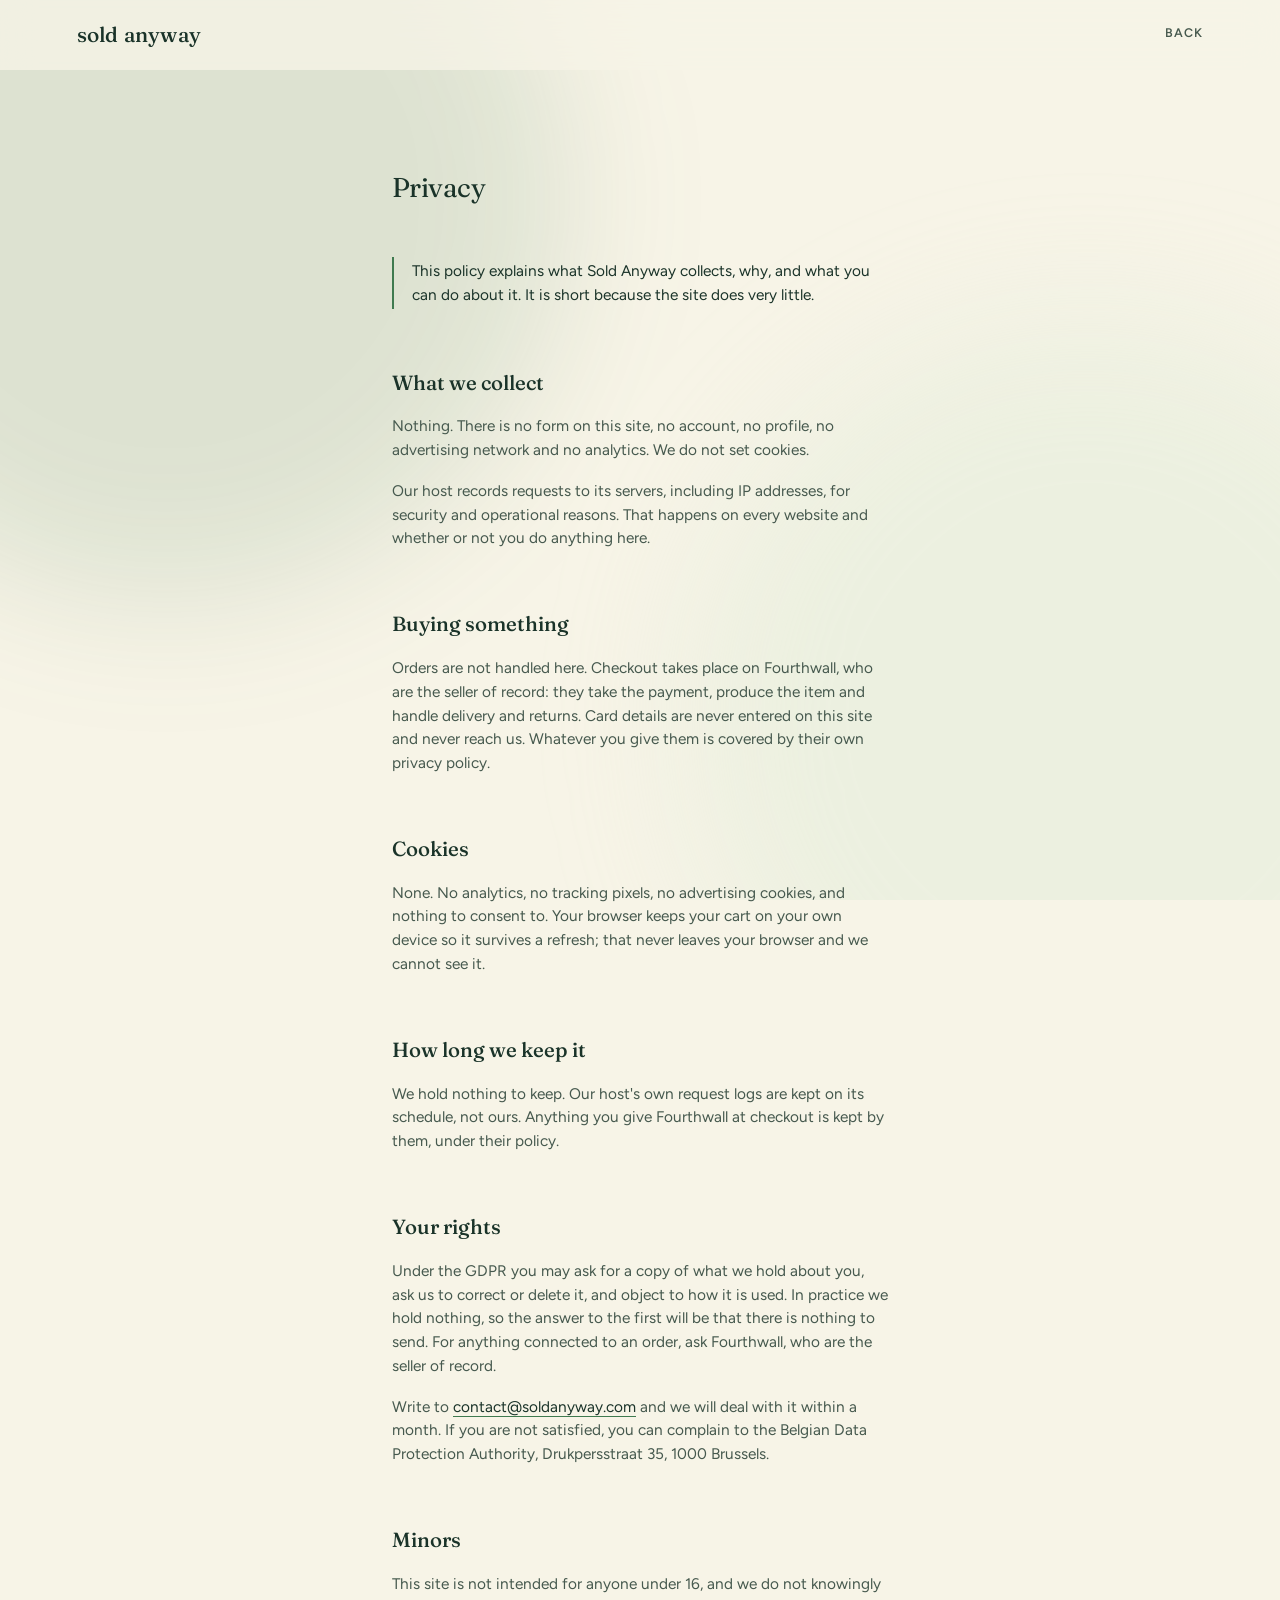
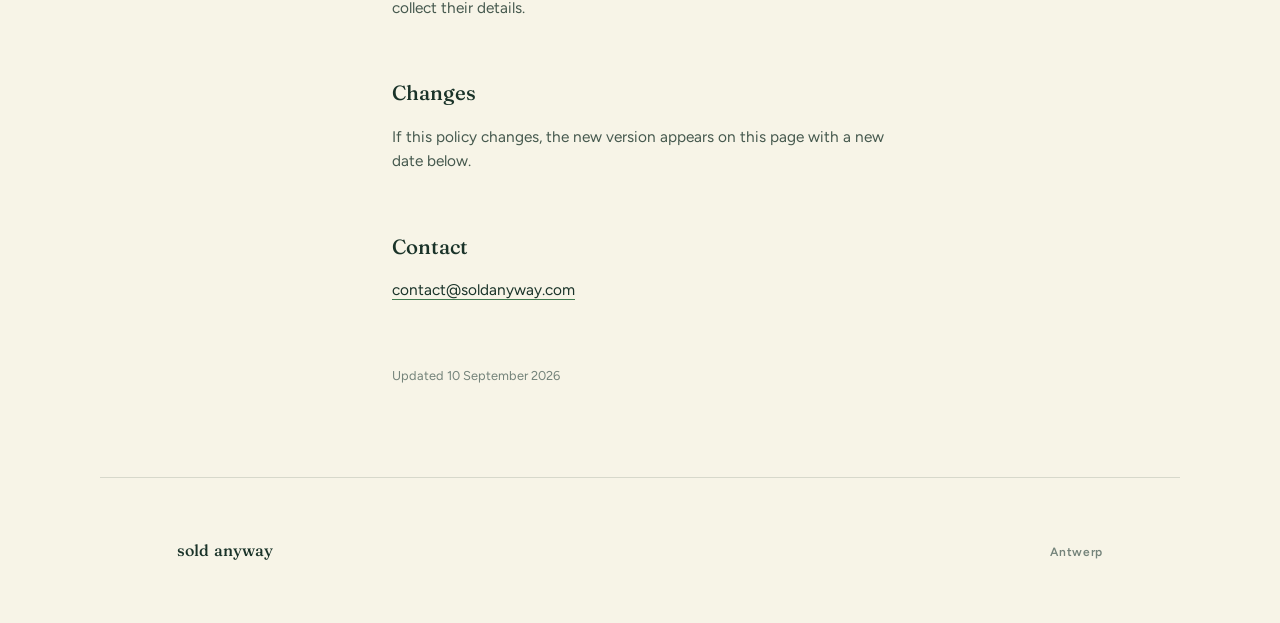
<file: privacy.html>
<!DOCTYPE html>
<html lang="en">
<head>
<meta charset="UTF-8">
<meta name="viewport" content="width=device-width, initial-scale=1.0">
<title>sold anyway — privacy</title>
<link rel="icon" href="favicon.svg" type="image/svg+xml">
<link rel="preconnect" href="https://fonts.googleapis.com">
<link rel="preconnect" href="https://fonts.gstatic.com" crossorigin>
<link href="https://fonts.googleapis.com/css2?family=Fraunces:opsz,wght@9..144,400..600&family=Figtree:wght@400;500;600;700&display=swap" rel="stylesheet">
<link rel="stylesheet" href="styles.css">
</head>
<body>

<div class="aura" aria-hidden="true"></div>

<nav id="nav">
  <a href="index.html" class="wordmark">sold anyway</a>
  <a href="index.html" class="nav-link">Back</a>
</nav>

<main class="prose">
  <h1 class="line line-sm">Privacy</h1>

  <p class="intro">
    This policy explains what Sold Anyway collects, why, and what you can do about it.
    It is short because the site does very little.
  </p>

  <h2>What we collect</h2>
  <p>
    Nothing. There is no form on this site, no account, no profile, no advertising
    network and no analytics. We do not set cookies.
  </p>
  <p>
    Our host records requests to its servers, including IP addresses, for security and
    operational reasons. That happens on every website and whether or not you do
    anything here.
  </p>

  <h2>Buying something</h2>
  <p>
    Orders are not handled here. Checkout takes place on Fourthwall, who are the seller of
    record: they take the payment, produce the item and handle delivery and returns. Card
    details are never entered on this site and never reach us. Whatever you give them is
    covered by their own privacy policy.
  </p>

  <h2>Cookies</h2>
  <p>
    None. No analytics, no tracking pixels, no advertising cookies, and nothing to consent
    to. Your browser keeps your cart on your own device so it survives a refresh; that never
    leaves your browser and we cannot see it.
  </p>

  <h2>How long we keep it</h2>
  <p>
    We hold nothing to keep. Our host's own request logs are kept on its schedule, not
    ours. Anything you give Fourthwall at checkout is kept by them, under their policy.
  </p>

  <h2>Your rights</h2>
  <p>
    Under the GDPR you may ask for a copy of what we hold about you, ask us to correct or
    delete it, and object to how it is used. In practice we hold nothing, so the answer to
    the first will be that there is nothing to send. For anything connected to an order,
    ask Fourthwall, who are the seller of record.
  </p>
  <p>
    Write to <a href="mailto:contact@soldanyway.com">contact@soldanyway.com</a> and we will
    deal with it within a month. If you are not satisfied, you can complain to the Belgian
    Data Protection Authority, Drukpersstraat 35, 1000 Brussels.
  </p>

  <h2>Minors</h2>
  <p>This site is not intended for anyone under 16, and we do not knowingly collect their details.</p>

  <h2>Changes</h2>
  <p>
    If this policy changes, the new version appears on this page with a new date below.
  </p>

  <h2>Contact</h2>
  <p>
    <a href="mailto:contact@soldanyway.com">contact@soldanyway.com</a>
  </p>

  <p class="updated">Updated 10 September 2026</p>
</main>

<footer>
  <span class="wordmark wordmark-sm">sold anyway</span>
  <span class="dim">Antwerp</span>
</footer>

</body>
</html>
</file>
<file: styles.css>
/* ============================================================
   SOLD ANYWAY
   Restyled as a sibling of Know Anyway: warm parchment, deep
   forest green, glass surfaces, Fraunces + Figtree, calm motion.
   Follows the visitor's OS light/dark setting — no toggle.
   Layout, structure and behaviour are unchanged; this file only
   repaints them.
   ============================================================ */

:root{
  --canvas:        #f7f4e7;
  --canvas-raised: #fdfbf1;
  --ink:           #1a3329;
  --ink-2:         #46594e;
  --ink-3:         #74837a;
  --accent:        #3f7a4f;
  --accent-2:      #5fae6c;
  --accent-soft:   #d3e6d1;
  --surface-strong:#1a3329;
  --on-strong:     #f4f1e3;
  --glass-fill:    rgba(255,255,255,.55);
  --glass-stroke:  rgba(255,255,255,.7);
  --line:          rgba(26,51,41,.14);
  --shadow:        rgba(31,45,33,.14);

  /* A real, if muted, error/sold-out colour — never the accent. */
  --warn: #b5533c;

  --f-head: 'Fraunces', Georgia, 'Times New Roman', serif;
  --f-body: 'Figtree', -apple-system, BlinkMacSystemFont, 'Segoe UI', sans-serif;

  --fs-display: clamp(2.4rem, 7vw, 4.5rem);
  --fs-title:   1.7rem;
  --fs-headline:1.28rem;
  --fs-body:    0.96rem;
  --fs-caption: 0.8rem;
  --fs-eyebrow: 0.78rem;

  --pad:  clamp(22px, 6vw, 84px);
  --maxw: 1080px;

  --ease: cubic-bezier(.2,.7,.2,1);
  --dur:  .4s;
}
@media (prefers-color-scheme: dark){
  :root{
    --canvas:        #0f1512;
    --canvas-raised: #17201c;
    --ink:           #e9f1e5;
    --ink-2:         #aebdb1;
    --ink-3:         #7f8d82;
    --accent:        #86cf8c;
    --accent-2:      #6dbb77;
    --accent-soft:   #294636;
    --surface-strong:#213c33;
    --on-strong:     #eef4ea;
    --glass-fill:    rgba(255,255,255,.05);
    --glass-stroke:  rgba(255,255,255,.12);
    --line:          rgba(233,241,229,.14);
    --shadow:        rgba(0,0,0,.4);
  }
}
@media (prefers-reduced-motion:reduce){ :root{ --dur:.01s; } }

*,*::before,*::after{ box-sizing:border-box; }

html{ scroll-behavior:smooth; overflow-x:hidden; overscroll-behavior:none; }
@media (prefers-reduced-motion:reduce){ html{ scroll-behavior:auto; } }

body{
  margin:0;
  background:var(--canvas);
  position:relative;
  overscroll-behavior:none;
  color:var(--ink);
  font-family:var(--f-body);
  font-weight:400;
  font-size:var(--fs-body);
  line-height:1.55;
  -webkit-font-smoothing:antialiased;
  transition:background .3s ease, color .3s ease;
}

a{ color:inherit; text-decoration:none; }
p{ margin:0; }

.sr-only{
  position:absolute; width:1px; height:1px; padding:0; margin:-1px;
  overflow:hidden; clip:rect(0 0 0 0); white-space:nowrap; border:0;
}
:focus-visible{ outline:2px solid var(--accent); outline-offset:3px; border-radius:2px; }

.label{
  font-family:var(--f-body); font-weight:600; font-size:var(--fs-eyebrow);
  letter-spacing:.11em; text-transform:uppercase; color:var(--ink-3);
  margin:0;
}
.dim{ color:var(--ink-3); }
.caption{ font-size:var(--fs-caption); line-height:1.4; color:var(--ink-3); }

/* --- motion: sections settle in, they don't announce themselves --- */
@keyframes riseIn{
  from{ opacity:0; transform:translateY(8px); }
  to  { opacity:1; transform:translateY(0); }
}
.pieces, .rack, .join{
  animation:riseIn var(--dur) var(--ease) both;
}

/* --- aura: the only thing behind the page now --------------------- */
.aura{
  position:fixed; inset:0; z-index:0; pointer-events:none; overflow:hidden;
}
.aura::before, .aura::after{
  content:''; position:absolute; width:62vmax; height:62vmax; border-radius:50%;
  filter:blur(70px);
}
.aura::before{
  top:-22%; left:-18%;
  background:color-mix(in srgb, var(--accent) 14%, transparent);
}
.aura::after{
  bottom:-24%; right:-16%;
  background:color-mix(in srgb, var(--accent-soft) 30%, transparent);
}

nav, main, header, footer, .drawer, .drawer-scrim{ position:relative; z-index:1; }

/* --- glass + buttons: the two surfaces everything else is built from */
.glass{
  background:var(--glass-fill);
  border:1px solid var(--glass-stroke);
  backdrop-filter:blur(14px); -webkit-backdrop-filter:blur(14px);
  border-radius:22px;
}
.btn{
  display:inline-flex; align-items:center; justify-content:center; gap:8px;
  font-family:var(--f-body); font-weight:600; font-size:14px;
  border-radius:22px; padding:15px 26px; cursor:pointer;
  transition:transform .18s var(--ease), opacity .18s var(--ease),
             background .2s ease, color .2s ease, border-color .2s ease;
}
.btn:active{ transform:scale(.98); opacity:.92; }
.btn-primary{
  background:var(--surface-strong); color:var(--on-strong);
  border:1px solid rgba(255,255,255,.06);
}
.btn-primary:hover:not(:disabled){ opacity:.92; }
.btn-primary:disabled{ opacity:.4; cursor:default; }
.btn-secondary{
  background:var(--glass-fill); color:var(--ink);
  border:1px solid var(--glass-stroke);
  backdrop-filter:blur(14px); -webkit-backdrop-filter:blur(14px);
}
.btn-secondary:hover:not(:disabled){ border-color:var(--accent); }
.btn-secondary:disabled{ opacity:.4; cursor:default; }
.btn-secondary[aria-pressed="true"]{
  background:var(--accent-soft); color:var(--ink); border-color:var(--accent);
}

/* --- nav ---------------------------------------------------- */
#nav{
  position:sticky; top:0; z-index:20;
  display:flex; flex-wrap:wrap; align-items:center; justify-content:space-between;
  row-gap:8px;
  padding:18px var(--pad);
  background:color-mix(in srgb, var(--canvas) 78%, transparent);
  backdrop-filter:blur(16px); -webkit-backdrop-filter:blur(16px);
  border-bottom:1px solid transparent;
  transition:border-color .3s;
}
#nav.stuck{ border-bottom-color:var(--line); }

.wordmark{
  font-family:var(--f-head); font-weight:500; font-size:21px;
  letter-spacing:.01em; color:var(--ink); white-space:nowrap;
  text-transform:lowercase;
}
.wordmark-sm{ font-size:16px; }
@media (max-width:520px){ .wordmark{ font-size:17px; } }
.nav-right{
  display:flex; align-items:center; flex-wrap:wrap;
  gap:clamp(10px,3vw,30px); margin-left:auto;
}

.cart-btn{
  display:inline-flex; align-items:center; gap:7px;
  background:var(--glass-fill); border:1px solid var(--glass-stroke);
  backdrop-filter:blur(14px); -webkit-backdrop-filter:blur(14px);
  border-radius:999px; padding:8px 16px; cursor:pointer;
  font-family:var(--f-body); font-weight:600; font-size:var(--fs-eyebrow);
  letter-spacing:.09em; text-transform:uppercase; color:var(--ink-2);
  transition:border-color .2s, color .2s;
}
.cart-btn:hover{ color:var(--ink); border-color:var(--accent); }
.cart-n{
  display:inline-grid; place-items:center; min-width:18px; height:18px; padding:0 5px;
  background:var(--accent); color:var(--on-strong); border-radius:999px;
  font-size:11px; font-variant-numeric:tabular-nums;
}

.nav-link{
  font-family:var(--f-body); font-weight:600;
  font-size:var(--fs-eyebrow); letter-spacing:.09em; text-transform:uppercase;
  color:var(--ink-2);
  border-bottom:1px solid transparent; padding-bottom:3px;
  transition:color .2s, border-color .2s;
}
.nav-link:hover{ color:var(--ink); border-bottom-color:var(--accent); }

/* --- hero --------------------------------------------------- */
.hero{
  max-width:1360px; margin:0 auto;
  padding:clamp(36px,5vw,72px) var(--pad) clamp(32px,4vw,56px);
}

.define{
  display:flex; flex-wrap:wrap; align-items:baseline; gap:6px 14px;
  padding-bottom:22px; margin-bottom:clamp(34px,6vw,60px);
  border-bottom:1px solid var(--line);
}
.define span{
  font-family:var(--f-body); font-weight:600; font-size:var(--fs-eyebrow);
  letter-spacing:.11em; text-transform:uppercase; color:var(--ink-3);
}
.define em{
  font-style:normal; font-size:var(--fs-caption); color:var(--ink-3);
}

.line{
  font-family:var(--f-head); font-weight:400;
  font-size:var(--fs-display);
  line-height:1.05; letter-spacing:-.02em;
  margin:0; color:var(--ink);
}
.line span{ display:block; }
.line span:last-child{ color:var(--ink-2); font-style:italic; font-weight:400; }
.line-sm{ font-size:var(--fs-title); line-height:1.14; }
/* A full sentence, not a two-line poetic pair — it needs a sentence's
   size, not the display scale built for three or four words. */
.line-cta{
  font-size:clamp(1.6rem, 3.4vw, 2.5rem); line-height:1.25;
  letter-spacing:-.01em; max-width:20ch;
}

.hero-foot{
  margin-top:clamp(30px,5vw,52px);
  font-size:var(--fs-caption); color:var(--ink-3);
}

/* --- pieces ------------------------------------------------- */
.pieces{
  max-width:min(1240px, 100%); margin:0 auto;
  padding:clamp(50px,8vw,96px) var(--pad);
  border-top:1px solid var(--line);
}
.list{
  list-style:none; margin:clamp(28px,4vw,48px) 0 0; padding:0;
  display:grid; gap:clamp(18px,2vw,28px);
  grid-template-columns:repeat(auto-fill,minmax(240px,1fr));
}
.piece{
  display:flex; flex-direction:column;
  background:var(--glass-fill); border:1px solid var(--glass-stroke);
  backdrop-filter:blur(14px); -webkit-backdrop-filter:blur(14px);
  border-radius:22px; overflow:hidden;
  box-shadow:0 18px 40px -28px var(--shadow);
}

.plate{
  position:relative; aspect-ratio:4/5; overflow:hidden;
  background:var(--canvas-raised);
  display:flex; align-items:center; justify-content:center;
}
.plate img{
  width:100%; height:100%; object-fit:cover; display:block;
  transition:transform .8s var(--ease);
}
.piece:hover .plate img{ transform:scale(1.035); }
.plate-wait{
  font-size:var(--fs-caption); letter-spacing:.02em; color:var(--ink-3);
}
.p-n{
  position:absolute; top:11px; left:13px;
  font-family:var(--f-body); font-weight:600; font-size:11px; letter-spacing:.1em;
  color:var(--on-strong); background:color-mix(in srgb, var(--surface-strong) 72%, transparent);
  padding:2px 8px; border-radius:999px;
}

.p-body{ padding:18px 20px 20px; display:flex; flex-direction:column; flex:1; }
.p-head{ display:flex; justify-content:space-between; align-items:baseline; gap:4px 14px; flex-wrap:wrap; }
.p-name{
  margin:0; font-family:var(--f-head); font-weight:500;
  font-size:var(--fs-headline); line-height:1.2; color:var(--ink);
}
.p-price{
  font-family:var(--f-body); font-weight:600; font-size:14px;
  color:var(--ink-2); font-variant-numeric:tabular-nums; white-space:nowrap;
}
.p-line{
  margin:8px 0 0; font-family:var(--f-head); font-weight:400; font-style:italic;
  font-size:16px; line-height:1.35; color:var(--ink-2);
}


/* --- buy: colourway, size, add ------------------------------- */
.buy{ margin-top:auto; padding-top:18px; display:flex; flex-direction:column; gap:13px; }

.colours{ display:flex; align-items:center; gap:9px; flex-wrap:wrap; }
.sw{
  width:22px; height:22px; padding:0; cursor:pointer;
  background:none; border:1px solid var(--line); border-radius:50%;
  display:grid; place-items:center;
  transition:border-color .25s ease, transform .25s ease;
}
.sw i{
  display:block; width:14px; height:14px; border-radius:50%;
  box-shadow:inset 0 0 0 1px rgba(0,0,0,.18);
}
.sw:hover{ border-color:var(--ink-3); }
.sw[aria-pressed="true"]{ border-color:var(--accent); transform:scale(1.1); }
.sw-name{
  margin-left:5px; font-family:var(--f-body); font-weight:600; font-size:12px;
  letter-spacing:.04em; color:var(--ink-2);
}

.sizes{ display:flex; flex-wrap:wrap; gap:7px; }
.size{
  min-width:44px; min-height:36px; padding:8px 14px; cursor:pointer;
  background:var(--glass-fill); color:var(--ink-2);
  border:1px solid var(--glass-stroke); border-radius:999px;
  font-family:var(--f-body); font-weight:600; font-size:13px;
  transition:background .22s ease, color .22s ease, border-color .22s ease;
}
.size:hover:not(:disabled){ border-color:var(--accent); color:var(--ink); }
.size:disabled{ opacity:.4; cursor:default; text-decoration:line-through; }
.size[aria-pressed="true"]{
  background:var(--accent-soft); color:var(--ink); border-color:var(--accent);
}

.buyrow{ display:flex; align-items:center; gap:14px; flex-wrap:wrap; }
.add{
  padding:12px 26px; cursor:pointer; min-height:44px;
  background:var(--surface-strong); color:var(--on-strong);
  border:1px solid rgba(255,255,255,.06); border-radius:22px;
  font-family:var(--f-body); font-size:14px; font-weight:600;
  transition:transform .18s var(--ease), opacity .18s ease, border-color .22s ease;
}
.add:active:not(:disabled){ transform:scale(.98); opacity:.92; }
.add:hover:not(:disabled){ opacity:.9; }
.add:disabled{ background:var(--glass-fill); color:var(--ink-3); border-color:var(--glass-stroke); cursor:default; }
.added{
  font-family:var(--f-body); font-weight:600; font-size:var(--fs-eyebrow);
  letter-spacing:.06em; color:var(--accent);
}

/* --- join --------------------------------------------------- */
.join{
  max-width:var(--maxw); margin:0 auto;
  padding:clamp(56px,9vw,120px) var(--pad);
  border-top:1px solid var(--line);
}
.join-copy{ margin-top:22px; color:var(--ink-2); max-width:48ch; }

.join-links{ display:flex; flex-wrap:wrap; gap:12px 28px; margin-top:30px; }

.join-link{
  display:inline-block; padding-bottom:5px;
  font-family:var(--f-body); font-size:var(--fs-eyebrow); font-weight:600;
  letter-spacing:.09em; text-transform:uppercase; color:var(--ink);
  border-bottom:1px solid transparent;
  transition:color .25s ease, border-color .25s ease;
}
.join-link:hover{ color:var(--accent); border-bottom-color:var(--accent); }

/* --- footer ------------------------------------------------- */
footer{
  max-width:var(--maxw); margin:0 auto;
  display:flex; flex-wrap:wrap; justify-content:space-between; align-items:baseline; gap:10px 20px;
  padding:clamp(34px,5vw,60px) var(--pad);
  border-top:1px solid var(--line);
  font-family:var(--f-body); font-weight:600; font-size:12px;
  letter-spacing:.06em; color:var(--ink-3);
}
footer a.dim{ color:var(--ink-3); transition:color .2s; }
footer a.dim:hover{ color:var(--accent); }

/* --- cart drawer -------------------------------------------- */
.drawer-scrim{
  position:fixed; inset:0; z-index:60;
  background:rgba(15,21,18,.4);
  backdrop-filter:blur(3px);
  opacity:0; transition:opacity .28s;
}
.drawer-scrim.open{ opacity:1; }

.drawer{
  position:fixed; top:0; right:0; bottom:0; z-index:61;
  width:min(430px, 100vw);
  display:flex; flex-direction:column;
  background:var(--canvas-raised); border-left:1px solid var(--line);
  box-shadow:-24px 0 60px -30px var(--shadow);
  transform:translateX(100%); transition:transform .3s ease;
}
.drawer.open{ transform:none; }
@media (prefers-reduced-motion:reduce){
  .drawer{ transition:none; }
  .drawer-scrim{ transition:none; }
}

.drawer-head{
  display:flex; align-items:center; justify-content:space-between;
  padding:20px 24px; border-bottom:1px solid var(--line);
}
.drawer-close{
  background:none; border:0; cursor:pointer; padding:6px;
  color:var(--ink-3); font-size:24px; line-height:1; transition:color .2s;
}
.drawer-close:hover{ color:var(--ink); }

.drawer-body{ flex:1; overflow-y:auto; padding:8px 24px; }
.drawer-empty{ padding:36px 0; color:var(--ink-3); font-size:14px; }

.cart-line{
  display:grid; grid-template-columns:1fr auto;
  gap:4px 16px; padding:20px 0; border-bottom:1px solid var(--line);
}
.cart-line-name{
  font-family:var(--f-head); font-weight:500; font-size:17px;
  color:var(--ink);
}
.cart-line-size{ grid-column:1; font-size:var(--fs-caption); color:var(--ink-3); }
.cart-line-price{ grid-row:1; grid-column:2; font-size:14px; color:var(--ink); font-weight:600; font-variant-numeric:tabular-nums; }

.qty{ grid-column:1; display:flex; align-items:center; gap:2px; margin-top:10px; }
.qty button{
  width:30px; height:30px; cursor:pointer;
  background:var(--glass-fill); color:var(--ink-2); border:1px solid var(--glass-stroke);
  border-radius:999px;
  font-family:var(--f-body); font-size:14px; line-height:1;
  transition:color .2s, border-color .2s;
}
.qty button:hover{ color:var(--ink); border-color:var(--accent); }
.qty span{
  min-width:34px; text-align:center; font-size:13px; color:var(--ink);
  font-variant-numeric:tabular-nums;
}
.drop{
  grid-column:2; align-self:end; background:none; border:0; padding:6px; cursor:pointer;
  font-family:var(--f-body); font-weight:600; font-size:var(--fs-eyebrow);
  letter-spacing:.06em; color:var(--ink-3); transition:color .2s;
}
.drop:hover{ color:var(--warn); }

.drawer-foot{
  margin:0 16px 16px; padding:20px; border-radius:22px;
  background:var(--glass-fill); border:1px solid var(--glass-stroke);
  backdrop-filter:blur(14px); -webkit-backdrop-filter:blur(14px);
}
.drawer-total{
  display:flex; justify-content:space-between; align-items:baseline;
  font-family:var(--f-head); font-size:20px; color:var(--ink);
}
.drawer-total span:first-child{
  font-family:var(--f-body); font-weight:600; font-size:var(--fs-eyebrow);
  letter-spacing:.09em; text-transform:uppercase; color:var(--ink-3);
}
.drawer-total span:last-child{ font-variant-numeric:tabular-nums; }
.drawer-note{ margin-top:8px; font-size:12px; color:var(--ink-3); }

.checkout{
  width:100%; margin-top:18px; padding:16px; cursor:pointer; min-height:44px;
  background:var(--surface-strong); color:var(--on-strong);
  border:1px solid rgba(255,255,255,.06); border-radius:22px;
  font-family:var(--f-body); font-size:15px; font-weight:600;
  transition:transform .18s var(--ease), opacity .2s ease;
}
.checkout:active:not(:disabled){ transform:scale(.98); opacity:.92; }
.checkout:hover:not(:disabled){ opacity:.9; }
.checkout:disabled{ opacity:.4; cursor:default; }

.drawer-msg{
  margin-top:12px; min-height:18px;
  font-size:12.5px; color:var(--ink-3); line-height:1.5;
}
.drawer-msg.bad{ color:var(--warn); }

/* --- prose page ---------------------------------------------- */
.prose{
  max-width:min(65ch, 100%); margin:0 auto;
  padding:clamp(48px,8vw,110px) var(--pad) clamp(40px,6vw,90px);
}
.prose h1{ margin-bottom:clamp(30px,5vw,54px); }
.prose h2{
  font-family:var(--f-head); font-weight:500; font-size:var(--fs-headline);
  color:var(--ink);
  margin:clamp(38px,5vw,58px) 0 16px;
}
.prose p{ color:var(--ink-2); margin-bottom:1.1em; }
.prose code{
  font-family:ui-monospace, Menlo, monospace; font-size:.9em;
  color:var(--ink); background:var(--canvas-raised);
  border:1px solid var(--line); padding:1px 7px; border-radius:4px;
}
.prose .intro{
  color:var(--ink); border-left:2px solid var(--accent);
  padding:2px 0 2px 18px; margin-bottom:8px;
}
.prose a{ color:var(--ink); border-bottom:1px solid var(--accent); }
.prose a:hover{ color:var(--accent); }
.prose .updated{ margin-top:clamp(40px,6vw,64px); font-size:var(--fs-caption); color:var(--ink-3); }

/* --- viewer -------------------------------------------------- */
.viewer[hidden]{ display:none !important; }
.viewer{
  position:fixed; inset:0; z-index:80;
  display:flex; flex-direction:column; align-items:center; justify-content:center;
  gap:clamp(18px,3.4vh,34px);
  padding:clamp(52px,8vh,88px) clamp(20px,7vw,110px) clamp(30px,5vh,58px);
  background:color-mix(in srgb, var(--canvas) 92%, transparent);
  backdrop-filter:blur(10px); -webkit-backdrop-filter:blur(10px);
  opacity:0; transition:opacity .38s ease;
}
.viewer.open{ opacity:1; }
.viewer-stage{
  position:relative; margin:0;
  width:min(72vw,480px); height:min(47vh,540px); max-width:100%;
  transform:translateY(26px) scale(.86); opacity:0;
  transition:transform .82s cubic-bezier(.16,.84,.24,1), opacity .5s ease;
}
/* A dark colourway on a dark ground still needs its own light. */
.viewer-stage::before{
  content:''; position:absolute; inset:-22% -20%; z-index:0;
  background:radial-gradient(52% 48% at 50% 44%,
    var(--accent-soft), color-mix(in srgb, var(--accent-soft) 55%, transparent) 36%,
    color-mix(in srgb, var(--accent-soft) 20%, transparent) 62%, transparent 84%);
  filter:blur(22px);
  pointer-events:none;
}
.viewer.open .viewer-stage{ transform:none; opacity:1; }

.viewer-clip{
  position:absolute; inset:0; z-index:1; cursor:zoom-in;
  perspective:1000px;
}
.viewer.zoomed .viewer-clip{ overflow:hidden; cursor:zoom-out; touch-action:none; }
.viewer-lens{
  position:absolute; inset:0;
  --zs:1; --ox:50%; --oy:50%;
  transform-origin:var(--ox) var(--oy);
  transition:transform .55s var(--ease);
  will-change:transform;
}
.viewer.zoomed .viewer-lens{ transform:scale(var(--zs)); }

.viewer-stage img{
  position:absolute; inset:0; width:100%; height:100%; object-fit:contain;
  transition:opacity .85s ease, transform .85s ease;
  backface-visibility:hidden; -webkit-backface-visibility:hidden;
  filter:drop-shadow(0 26px 40px var(--shadow));
}
.viewer.zoomed .viewer-stage img{ filter:none; }
#viewerBack{ opacity:0; transform:rotateY(-14deg) scale(.98); }
.viewer.turned #viewerFront{ opacity:0; transform:rotateY(14deg) scale(.98); }
.viewer.turned #viewerBack{ opacity:1; transform:none; }

/* --- viewer controls: one quiet glass bar --------------------- */
.viewer-bar{
  position:relative; z-index:2;
  display:flex; align-items:center; justify-content:center;
  gap:10px; flex-wrap:wrap;
  padding:8px; border-radius:999px;
  background:var(--glass-fill); border:1px solid var(--glass-stroke);
  backdrop-filter:blur(14px); -webkit-backdrop-filter:blur(14px);
  opacity:0; transition:opacity .5s ease .24s;
}
.viewer.open .viewer-bar{ opacity:1; }
.faces{
  display:flex; padding:3px; border-radius:999px; background:var(--canvas);
}
.face{
  padding:8px 16px; cursor:pointer; border-radius:999px;
  background:none; color:var(--ink-3); border:0;
  font-family:var(--f-body); font-weight:600; font-size:13px;
  transition:background .25s ease, color .25s ease, box-shadow .25s ease;
}
.face:hover:not(:disabled){ color:var(--ink); }
.face[aria-pressed="true"]{
  background:var(--canvas-raised); color:var(--ink);
  box-shadow:0 3px 10px -4px var(--shadow);
}
.face:disabled{ opacity:.4; cursor:default; }

.viewer-colours{ display:flex; align-items:center; gap:8px; padding:0 6px; }
.viewer-colours[hidden]{ display:none; }

.zoom, .holo{
  padding:8px 16px; cursor:pointer; border-radius:999px;
  background:none; color:var(--ink-2); border:1px solid transparent;
  font-family:var(--f-body); font-weight:600; font-size:13px;
  transition:background .25s ease, color .25s ease, border-color .25s ease, opacity .2s ease;
}
.zoom:hover, .holo:hover:not(:disabled){ color:var(--ink); border-color:var(--line); }
.zoom[aria-pressed="true"], .holo[aria-pressed="true"]{
  background:var(--accent-soft); color:var(--ink); border-color:var(--accent);
}
.holo:disabled, .zoom:disabled{ opacity:.35; cursor:default; }

.viewer-cap{
  margin:0; text-align:center; opacity:0; transition:opacity .5s ease .3s;
}
.viewer.open .viewer-cap{ opacity:1; }
.viewer-cap span{
  display:block; font-family:var(--f-head); font-weight:500; font-size:var(--fs-headline);
  color:var(--ink);
}
.viewer-cap em{
  display:block; margin-top:8px; font-family:var(--f-head); font-style:italic;
  font-weight:400; font-size:16px; color:var(--ink-2);
}
.viewer-close{
  position:absolute; top:22px; right:26px; z-index:2;
  width:40px; height:40px; display:flex; align-items:center; justify-content:center;
  background:var(--glass-fill); border:1px solid var(--glass-stroke); border-radius:999px;
  backdrop-filter:blur(14px); -webkit-backdrop-filter:blur(14px);
  color:var(--ink-2); font-size:26px; line-height:1;
  cursor:pointer; transition:color .2s;
}
.viewer-close:hover{ color:var(--ink); }
@media (prefers-reduced-motion:reduce){
  .viewer, .viewer-stage, .viewer-stage img, .viewer-cap,
  .viewer-bar, .viewer-lens{ transition:none; }
}

/* --- hologram: same turntable, retuned to a warm, quiet glow --- */
.viewer.holo .viewer-lens{
  transform-style:preserve-3d; -webkit-transform-style:preserve-3d;
  animation:holoSpin 5s linear infinite; animation-delay:-0.6s;
}
.viewer.holo .viewer-stage img{
  opacity:1 !important; transform:none !important;
  filter:drop-shadow(0 26px 40px var(--shadow));
}
.viewer.holo #viewerFront{ transform:rotateY(0deg) !important; }
.viewer.holo #viewerBack{ transform:rotateY(180deg) !important; }

@keyframes holoSpin{ from{ transform:rotateY(0deg); } to{ transform:rotateY(360deg); } }

.viewer.holo .viewer-stage::before{
  background:radial-gradient(52% 48% at 50% 44%,
    color-mix(in srgb, var(--accent) 30%, var(--canvas-raised)),
    color-mix(in srgb, var(--accent) 16%, transparent) 40%,
    color-mix(in srgb, var(--accent) 5%, transparent) 64%, transparent 84%);
  animation:holoPulse 3.4s ease-in-out infinite;
}
.viewer.holo .viewer-stage::after{
  content:''; position:absolute; inset:0; z-index:2; pointer-events:none;
  background:repeating-linear-gradient(0deg,
    color-mix(in srgb, var(--on-strong) 8%, transparent) 0px,
    color-mix(in srgb, var(--on-strong) 8%, transparent) 1px,
    transparent 2px, transparent 4px);
  mix-blend-mode:soft-light;
  animation:holoScan 5.5s linear infinite;
}
@keyframes holoPulse{ 0%,100%{ opacity:.7; } 50%{ opacity:1; } }
@keyframes holoScan{ from{ background-position:0 0; } to{ background-position:0 240px; } }

.viewer.holo .viewer-stage{ animation:holoFlicker 9s ease-in-out infinite; }
@keyframes holoFlicker{
  0%, 91%, 100%{ opacity:1; }
  92%{ opacity:.88; } 93%{ opacity:1; } 96%{ opacity:.93; } 97%{ opacity:1; }
}

@media (prefers-reduced-motion:reduce){
  .viewer.holo .viewer-lens{ animation:none; transform:rotateY(-28deg); }
  .viewer.holo .viewer-stage,
  .viewer.holo .viewer-stage::before,
  .viewer.holo .viewer-stage::after{ animation:none; }
}

/* --- the rail ------------------------------------------------ */
.rack{
  max-width:var(--maxw); margin:0 auto;
  padding:clamp(50px,8vw,96px) var(--pad) clamp(56px,9vw,110px);
  border-top:1px solid var(--line); position:relative;
}
.rail{
  height:2px; margin:clamp(26px,4vw,44px) 0 0;
  background:linear-gradient(90deg, transparent, var(--line) 8%, var(--line) 92%, transparent);
}
.hangers{
  list-style:none; margin:0; padding:0;
  display:flex; gap:clamp(10px,2vw,26px); align-items:flex-start;
  overflow-x:auto; scrollbar-width:none;
}
.hangers::-webkit-scrollbar{ display:none; }
.hang{
  flex:0 0 auto; width:clamp(130px,17vw,200px);
  display:flex; flex-direction:column; align-items:center;
  transform-origin:top center; transform:rotate(0deg);
  transition:transform .55s cubic-bezier(.22,.66,.26,1);
  will-change:transform;
}
.hang:hover{ transform:rotate(var(--tilt)) translateY(3px); }
.hang.pull{ animation:pull .92s cubic-bezier(.33,.06,.28,.98) both; }
.hang.swing{ animation:swing 2.15s cubic-bezier(.33,.06,.28,.98) both; }
@keyframes pull{
  0%   { transform:rotate(0deg); }
  40%  { transform:rotate(calc(var(--tilt) * 1.16)) translateY(4.2px); }
  64%  { transform:rotate(calc(var(--tilt) * .9))   translateY(2.4px); }
  84%  { transform:rotate(calc(var(--tilt) * 1.04)) translateY(3.3px); }
  100% { transform:rotate(var(--tilt)) translateY(3px); }
}
@keyframes swing{
  0%   { transform:rotate(var(--tilt)) translateY(3px); }
  22%  { transform:rotate(calc(var(--tilt) * -.5)); }
  44%  { transform:rotate(calc(var(--tilt) * .26)); }
  64%  { transform:rotate(calc(var(--tilt) * -.13)); }
  82%  { transform:rotate(calc(var(--tilt) * .055)); }
  100% { transform:rotate(0deg); }
}
@media (prefers-reduced-motion:reduce){
  .hang{ transition:none; }
  .hang.swing, .hang.pull{ animation:none; }
}
.hook{
  width:15px; height:26px; margin-top:-13px;
  border:2px solid var(--ink-3); border-top:0;
  border-radius:0 0 50% 50%; opacity:.6;
}
.hang img{
  width:100%; aspect-ratio:4/5; object-fit:contain; display:block;
  filter:drop-shadow(0 14px 22px var(--shadow));
}
.hang-wait{
  width:100%; aspect-ratio:4/5; display:flex; align-items:center; justify-content:center;
  border:1px solid var(--line); border-radius:14px;
  font-size:var(--fs-caption); color:var(--ink-3); text-align:center; padding:8px;
}
.hang-name{
  margin-top:10px; font-family:var(--f-body); font-weight:600; font-size:12px;
  color:var(--ink-2);
}
.open-able, .hang.open-able img{ cursor:zoom-in; }
</file>
